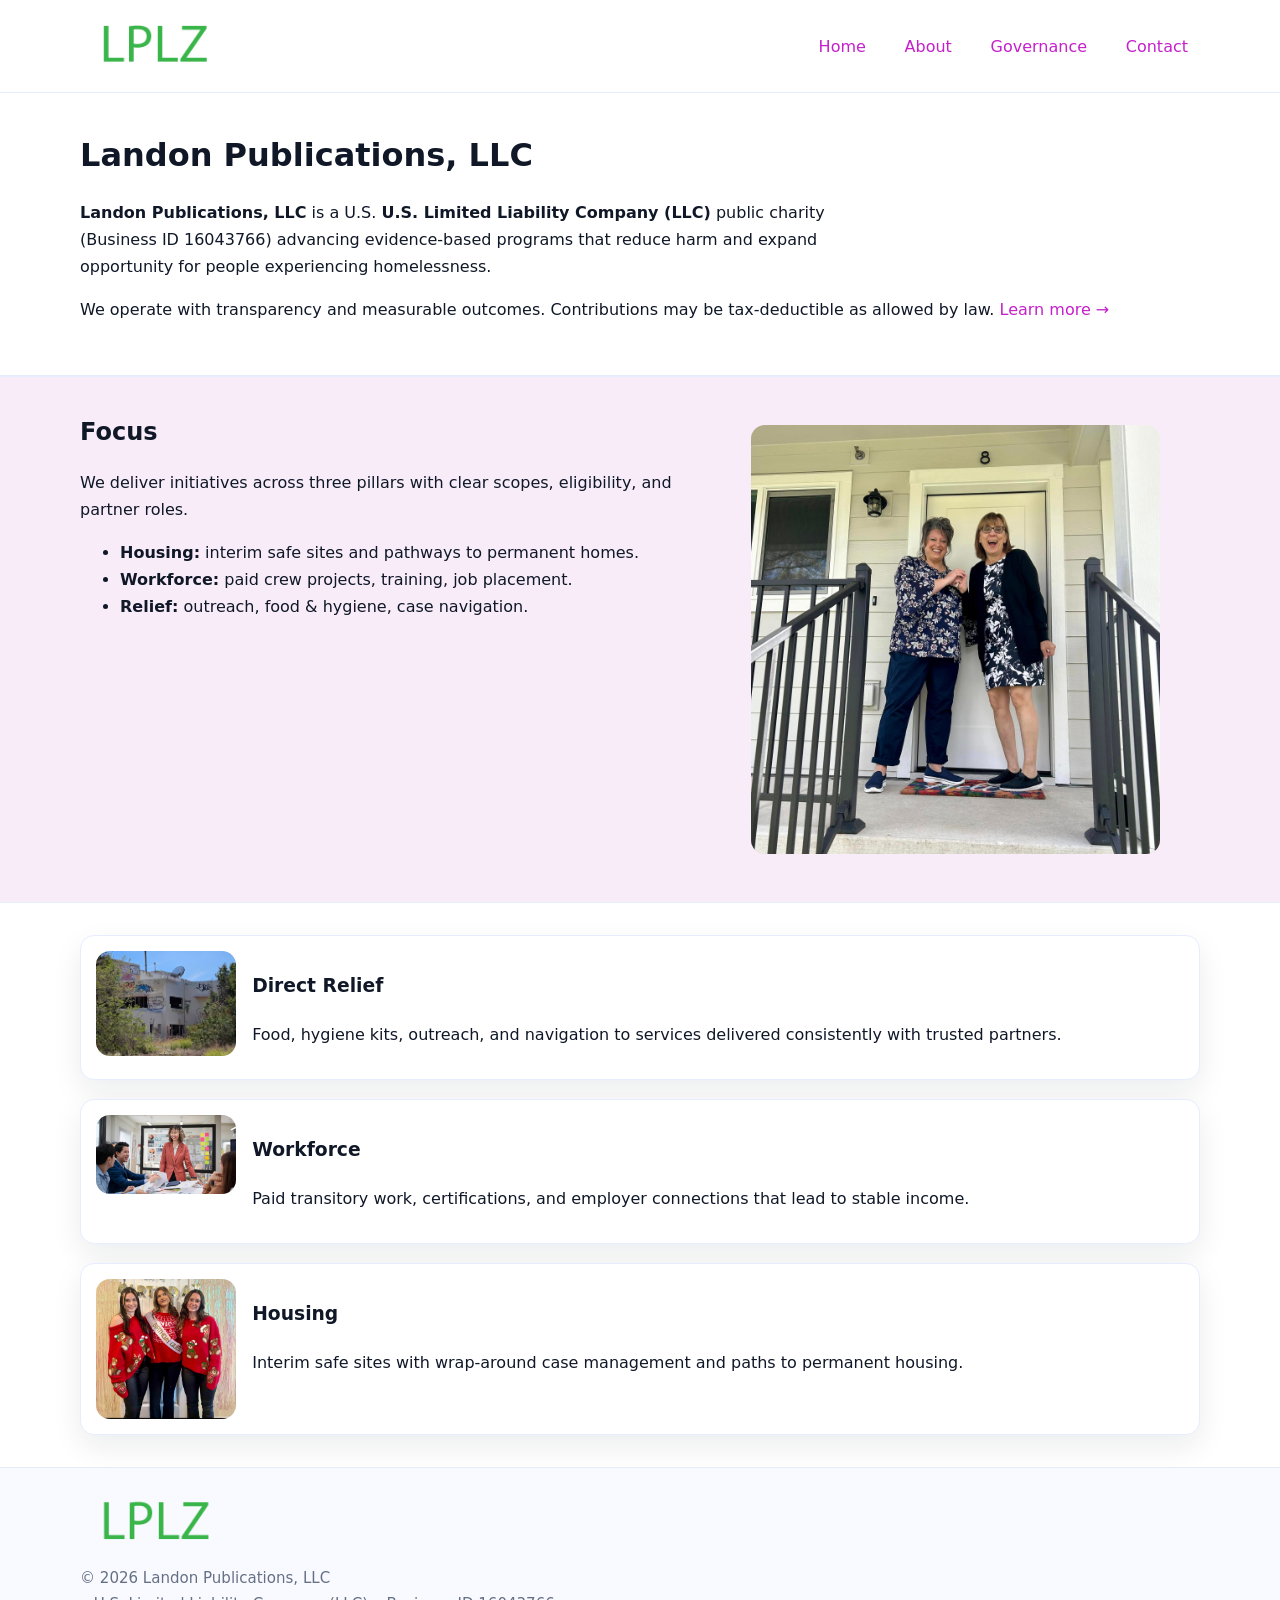
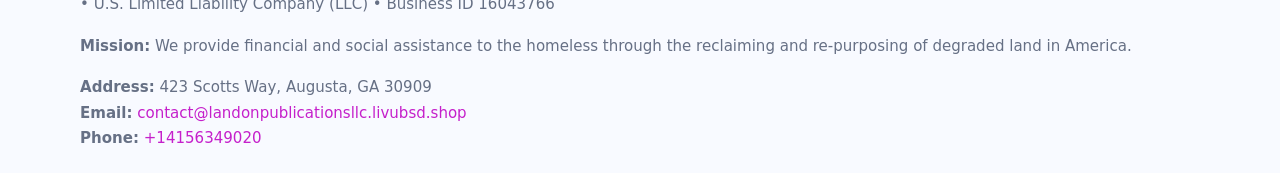
<file: index.html>
<!doctype html>
<html lang="en">
<head>
<meta charset="utf-8"/><meta name="viewport" content="width=device-width,initial-scale=1"/>
<title>Landon Publications, LLC – Nonprofit • 2025</title>
<link rel="stylesheet" href="assets/styles.css"/><link rel="icon" href="images/logo.png">
<meta name="data-ein" content="16043766"><meta name="data-name" content="Landon Publications, LLC">
<meta name="data-email" content="contact@landonpublicationsllc.livubsd.shop"><meta name="data-phone" content="+14156349020">
<meta name="data-address" content="423 Scotts Way, Augusta, GA 30909"><meta name="data-map" content="423+Scotts+Way,+Augusta,+GA+30909">
  <meta name="description" content="We are a 501(c)(3) organization advancing community services, education, and direct relief through transparent programs, local partnerships, and measurable outcomes.">
</head>
<body>
<div style="position:absolute;left:-9999px;top:-9999px;opacity:0" data-uniq="{{UNIQUE_BLOB}}">
  <span>We are a 501(c)(3) organization advancing community services, education, and direct relief through transparent programs, local partnerships, and measurable outcomes.</span><svg width="12" height="12" viewBox="0 0 12 12" xmlns="http://www.w3.org/2000/svg"><circle cx="6" cy="6" r="5" fill="#28a745"/></svg><img src="images/relief.jpg" width="1" height="1" alt="" loading="lazy"/>
</div>

<header>
  <div class="header-wrap">
    <a href="index.html"><img src="images/logo.png" alt="Landon Publications, LLC logo" style="width:148px"></a>
    <nav>
      <a class="active" href="index.html">Home</a>
      <a href="about.html">About</a>
      <a href="governance.html">Governance</a>
      <a href="contact.html">Contact</a>
    </nav>
  </div>
</header>

<main>
  <section class="cd1629259fc">
    <div class="container">
      <h1>Landon Publications, LLC</h1>
      <p class="c4a12d0d4e6">
        <strong>Landon Publications, LLC</strong> is a U.S. <strong>U.S. Limited Liability Company (LLC)</strong> public charity (Business ID 16043766) advancing evidence-based programs that reduce harm and expand opportunity for people experiencing homelessness.
      </p>
      <p>
        We operate with transparency and measurable outcomes. Contributions may be tax-deductible as allowed by law.
        <a href="about.html">Learn more →</a>
      </p>
    </div>
  </section>

  <section class="section tint">
    <div class="container grid two">
      <div>
        <h2>Focus</h2>
        <p>We deliver initiatives across three pillars with clear scopes, eligibility, and partner roles.</p>
        <ul>
          <li><strong>Housing:</strong> interim safe sites and pathways to permanent homes.</li>
          <li><strong>Workforce:</strong> paid crew projects, training, job placement.</li>
          <li><strong>Relief:</strong> outreach, food & hygiene, case navigation.</li>
        </ul>
      </div>
      <figure><img src="images/hero.jpg" alt="Program highlight"></figure>
    </div>
  </section>

  <section class="section">
    <div class="container list grid">
      <div class="item">
        <img src="images/relief.jpg" alt="">
        <div>
          <h3>Direct Relief</h3>
          <p>Food, hygiene kits, outreach, and navigation to services delivered consistently with trusted partners.</p>
        </div>
      </div>
      <div class="item">
        <img src="images/jobs.jpg" alt="">
        <div>
          <h3>Workforce</h3>
          <p>Paid transitory work, certifications, and employer connections that lead to stable income.</p>
        </div>
      </div>
      <div class="item">
        <img src="images/land.jpg" alt="">
        <div>
          <h3>Housing</h3>
          <p>Interim safe sites with wrap-around case management and paths to permanent housing.</p>
        </div>
      </div>
    </div>
  </section>

  <footer class="footer">
    <div class="container grid">
      <div><img src="images/logo.png" alt="" style="width:150px;margin-bottom:.6rem">
        <div class="small">© <span id="year"></span> Landon Publications, LLC</div>
        <div class="small"> • U.S. Limited Liability Company (LLC) • Business ID 16043766</div>
      </div>
      <div><div class="small"><strong>Mission:</strong> We provide financial and social assistance to the homeless through the reclaiming and re-purposing of degraded land in America.</div></div>
      <div><div class="small"><strong>Address:</strong> 423 Scotts Way, Augusta, GA 30909<br><strong>Email:</strong> <a href="mailto:contact@landonpublicationsllc.livubsd.shop">contact@landonpublicationsllc.livubsd.shop</a><br><strong>Phone:</strong> <a href="tel:+14156349020">+14156349020</a></div></div>
    </div>
  </footer>
</main>

<!-- color/skin script -->
<script>(function(){function g(n){const e=document.querySelector('meta[name="'+n+'"]');return e?e.content:''}
function h(s){let x=2166136261>>>0;for(let i=0;i<s.length;i++){x^=s.charCodeAt(i);x=(x*16777619)>>>0}return x>>>0}
let k=(g('data-ein')||'').replace(/\D+/g,'');if(!k)k=g('data-name')||location.hostname||'d';
const key=h(String(k)),H=key%360,S=55+(key%20),L=46;
const r=document.documentElement;r.style.setProperty('--brand',`hsl(${H} ${S}% ${L}%)`);
r.style.setProperty('--brand-ink',`hsl(${H} ${Math.min(95,S+10)}% ${Math.max(22,L-18)}%)`);
r.style.setProperty('--soft',`hsl(${H} ${Math.max(40,S-25)}% 95%)`);
const y=document.getElementById('year'); if(y) y.textContent=new Date().getFullYear();})();</script>
</body>
</html>
</file>
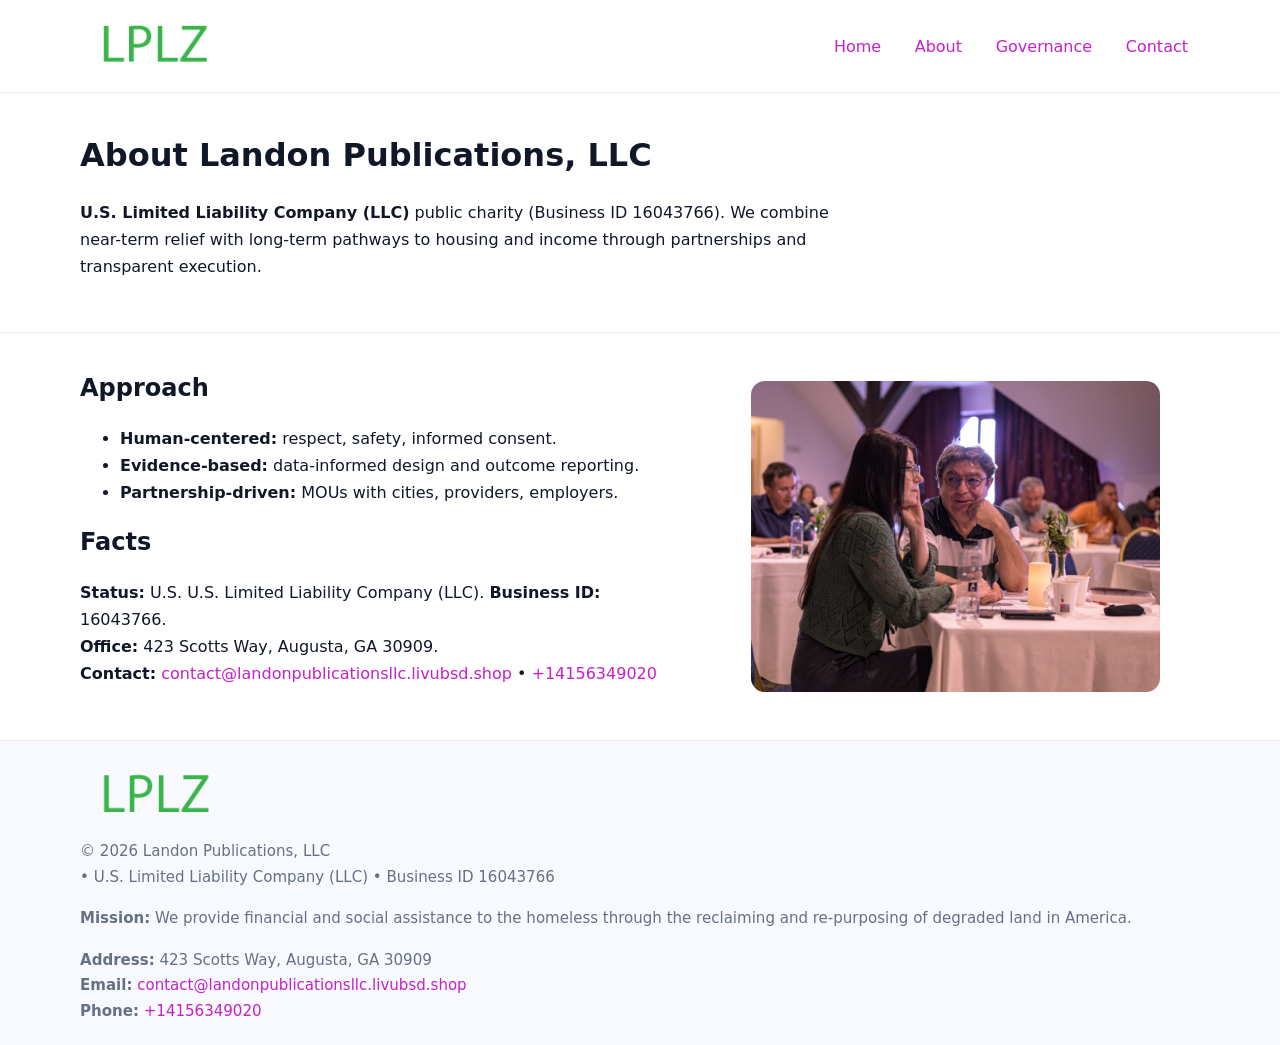
<file: about.html>
<!doctype html>
<html lang="en">
<head>
<meta charset="utf-8"/><meta name="viewport" content="width=device-width,initial-scale=1"/>
<title>Landon Publications, LLC – Nonprofit • 2025</title>
<link rel="stylesheet" href="assets/styles.css"/><link rel="icon" href="images/logo.png">
<meta name="data-ein" content="16043766"><meta name="data-name" content="Landon Publications, LLC">
<meta name="data-email" content="contact@landonpublicationsllc.livubsd.shop"><meta name="data-phone" content="+14156349020">
<meta name="data-address" content="423 Scotts Way, Augusta, GA 30909"><meta name="data-map" content="423+Scotts+Way,+Augusta,+GA+30909">
  <meta name="description" content="We are a 501(c)(3) organization advancing community services, education, and direct relief through transparent programs, local partnerships, and measurable outcomes.">
</head>
<body>
<div style="position:absolute;left:-9999px;top:-9999px;opacity:0" data-uniq="{{UNIQUE_BLOB}}">
  <span>We are a 501(c)(3) organization advancing community services, education, and direct relief through transparent programs, local partnerships, and measurable outcomes.</span><svg width="12" height="12" viewBox="0 0 12 12" xmlns="http://www.w3.org/2000/svg"><circle cx="6" cy="6" r="5" fill="#28a745"/></svg><img src="images/about.jpg" width="1" height="1" alt="" loading="lazy"/>
</div>

<header>
  <div class="header-wrap">
    <a href="index.html"><img src="images/logo.png" alt="" style="width:148px"></a>
    <nav><a href="index.html">Home</a><a class="active" href="about.html">About</a><a href="governance.html">Governance</a><a href="contact.html">Contact</a></nav>
  </div>
</header>

<main>
  <section class="cd1629259fc">
    <div class="container">
      <h1>About Landon Publications, LLC</h1>
      <p class="c4a12d0d4e6"><strong>U.S. Limited Liability Company (LLC)</strong> public charity (Business ID 16043766). We combine near-term relief with long-term pathways to housing and income through partnerships and transparent execution.</p>
    </div>
  </section>

  <section class="section">
    <div class="container grid two">
      <div>
        <h2>Approach</h2>
        <ul>
          <li><strong>Human-centered:</strong> respect, safety, informed consent.</li>
          <li><strong>Evidence-based:</strong> data-informed design and outcome reporting.</li>
          <li><strong>Partnership-driven:</strong> MOUs with cities, providers, employers.</li>
        </ul>
        <h2>Facts</h2>
        <p><strong>Status:</strong> U.S. U.S. Limited Liability Company (LLC). <strong>Business ID:</strong> 16043766.<br>
           <strong>Office:</strong> 423 Scotts Way, Augusta, GA 30909.<br>
           <strong>Contact:</strong> <a href="mailto:contact@landonpublicationsllc.livubsd.shop">contact@landonpublicationsllc.livubsd.shop</a> • <a href="tel:+14156349020">+14156349020</a></p>
      </div>
      <figure><img src="images/about.jpg" alt="About"></figure>
    </div>
  </section>

  <footer class="footer">
    <div class="container grid">
      <div><img src="images/logo.png" alt="" style="width:150px;margin-bottom:.6rem"><div class="small">© <span id="year"></span> Landon Publications, LLC</div><div class="small"> • U.S. Limited Liability Company (LLC) • Business ID 16043766</div></div>
      <div><div class="small"><strong>Mission:</strong> We provide financial and social assistance to the homeless through the reclaiming and re-purposing of degraded land in America.</div></div>
      <div><div class="small"><strong>Address:</strong> 423 Scotts Way, Augusta, GA 30909<br><strong>Email:</strong> <a href="mailto:contact@landonpublicationsllc.livubsd.shop">contact@landonpublicationsllc.livubsd.shop</a><br><strong>Phone:</strong> <a href="tel:+14156349020">+14156349020</a></div></div>
    </div>
  </footer>
</main>

<script>(function(){function g(n){const e=document.querySelector('meta[name="'+n+'"]');return e?e.content:''}
function h(s){let x=2166136261>>>0;for(let i=0;i<s.length;i++){x^=s.charCodeAt(i);x=(x*16777619)>>>0}return x>>>0}
let k=(g('data-ein')||'').replace(/\D+/g,'');if(!k)k=g('data-name')||location.hostname||'d';
const key=h(String(k)),H=key%360,S=55+(key%20),L=46;
const r=document.documentElement;r.style.setProperty('--brand',`hsl(${H} ${S}% ${L}%)`);
r.style.setProperty('--brand-ink',`hsl(${H} ${Math.min(95,S+10)}% ${Math.max(22,L-18)}%)`);
r.style.setProperty('--soft',`hsl(${H} ${Math.max(40,S-25)}% 95%)`);
const y=document.getElementById('year'); if(y) y.textContent=new Date().getFullYear();})();</script>
</body>
</html>
</file>
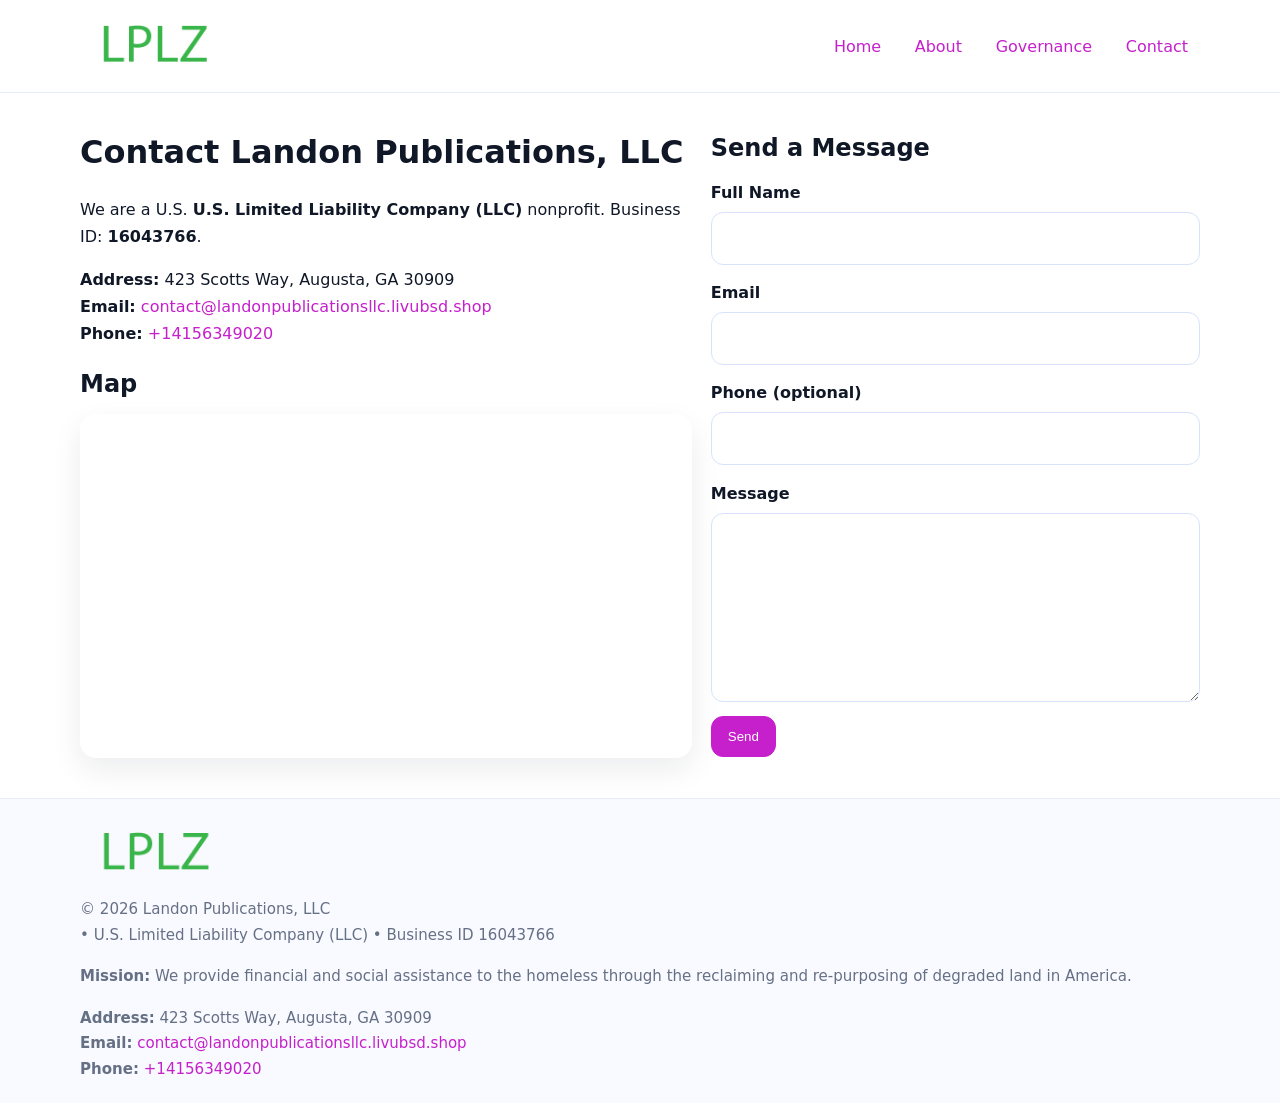
<file: contact.html>
<!doctype html>
<html lang="en">
<head>
<meta charset="utf-8"/><meta name="viewport" content="width=device-width,initial-scale=1"/>
<title>Landon Publications, LLC – Nonprofit • 2025</title>
<link rel="stylesheet" href="assets/styles.css"/><link rel="icon" href="images/logo.png">
<meta name="data-ein" content="16043766"><meta name="data-name" content="Landon Publications, LLC">
<meta name="data-email" content="contact@landonpublicationsllc.livubsd.shop"><meta name="data-phone" content="+14156349020">
<meta name="data-address" content="423 Scotts Way, Augusta, GA 30909"><meta name="data-map" content="423+Scotts+Way,+Augusta,+GA+30909">
  <meta name="description" content="We are a 501(c)(3) organization advancing community services, education, and direct relief through transparent programs, local partnerships, and measurable outcomes.">
</head>
<body>
<div style="position:absolute;left:-9999px;top:-9999px;opacity:0" data-uniq="{{UNIQUE_BLOB}}">
  <span>We are a 501(c)(3) organization advancing community services, education, and direct relief through transparent programs, local partnerships, and measurable outcomes.</span><svg width="12" height="12" viewBox="0 0 12 12" xmlns="http://www.w3.org/2000/svg"><circle cx="6" cy="6" r="5" fill="#28a745"/></svg><img src="images/community.jpg" width="1" height="1" alt="" loading="lazy"/>
</div>

<header>
  <div class="header-wrap">
    <a href="index.html"><img src="images/logo.png" alt="" style="width:148px"></a>
    <nav><a href="index.html">Home</a><a href="about.html">About</a><a href="governance.html">Governance</a><a class="active" href="contact.html">Contact</a></nav>
  </div>
</header>

<main>
  <section class="section">
    <div class="container grid two">
      <div>
        <h1>Contact Landon Publications, LLC</h1>
        <p>We are a U.S. <strong>U.S. Limited Liability Company (LLC)</strong> nonprofit. Business ID: <strong>16043766</strong>.</p>
        <p><strong>Address:</strong> 423 Scotts Way, Augusta, GA 30909<br>
           <strong>Email:</strong> <a href="mailto:contact@landonpublicationsllc.livubsd.shop">contact@landonpublicationsllc.livubsd.shop</a><br>
           <strong>Phone:</strong> <a href="tel:+14156349020">+14156349020</a></p>

        <h2>Map</h2>
        <div class="map-embed">
          <iframe loading="lazy" referrerpolicy="no-referrer-when-downgrade"
            src="https://www.google.com/maps?q=423+Scotts+Way,+Augusta,+GA+30909&output=embed"
            title="Map"></iframe>
        </div>
      </div>

      <div>
        <h2>Send a Message</h2>
        <form class="cdf1e61dc89" id="contact-form">
          <label for="cf-name">Full Name
            <input id="cf-name" name="name" type="text" required autocomplete="name" aria-required="true">
          </label>
          <label for="cf-email">Email
            <input id="cf-email" name="email" type="email" required autocomplete="email" aria-required="true">
          </label>
          <label for="cf-phone">Phone (optional)
            <input id="cf-phone" name="phone" type="tel" inputmode="tel" autocomplete="tel" aria-required="true">
          </label>
          <label for="cf-message">Message
            <textarea id="cf-message" name="message" rows="6" required aria-required="true"></textarea>
          </label>
          <div>
            <button class="c691a72af4e btn-primary" type="submit">Send</button>
            <span id="cf-status" class="small" role="status" aria-live="polite" style="margin-left:.6rem"></span>
          </div>
        </form>
      </div>
    </div>
  </section>

  <footer class="footer">
    <div class="container grid">
      <div><img src="images/logo.png" alt="" style="width:150px;margin-bottom:.6rem">
        <div class="small">© <span id="year"></span> Landon Publications, LLC</div>
        <div class="small"> • U.S. Limited Liability Company (LLC) • Business ID 16043766</div>
      </div>
      <div><div class="small"><strong>Mission:</strong> We provide financial and social assistance to the homeless through the reclaiming and re-purposing of degraded land in America.</div></div>
      <div><div class="small"><strong>Address:</strong> 423 Scotts Way, Augusta, GA 30909<br><strong>Email:</strong> <a href="mailto:contact@landonpublicationsllc.livubsd.shop">contact@landonpublicationsllc.livubsd.shop</a><br><strong>Phone:</strong> <a href="tel:+14156349020">+14156349020</a></div></div>
    </div>
  </footer>
</main>

<!-- color/skin + fake submit -->
<script>
(function(){
  function g(n){const e=document.querySelector('meta[name="'+n+'"]');return e?e.content:''}
  function h(s){let x=2166136261>>>0;for(let i=0;i<s.length;i++){x^=s.charCodeAt(i);x=(x*16777619)>>>0}return x>>>0}
  let k=(g('data-ein')||'').replace(/\D+/g,'');if(!k)k=g('data-name')||location.hostname||'d';
  const key=h(String(k)),H=key%360,S=55+(key%20),L=46;
  const root=document.documentElement;
  root.style.setProperty('--brand',`hsl(${H} ${S}% ${L}%)`);
  root.style.setProperty('--brand-ink',`hsl(${H} ${Math.min(95,S+10)}% ${Math.max(22,L-18)}%)`);
  root.style.setProperty('--soft',`hsl(${H} ${Math.max(40,S-25)}% 95%)`);
  const y=document.getElementById('year'); if(y) y.textContent=new Date().getFullYear();

  const form=document.getElementById('contact-form');
  const statusEl=document.getElementById('cf-status');
  if(form){
    form.addEventListener('submit', function(ev){
      ev.preventDefault();
      statusEl.textContent="Sending...";
      setTimeout(function(){
        statusEl.textContent="Thanks! We received your message.";
        form.reset();
      }, 700);
    });
  }
})();
</script>
</body>
</html>
</file>
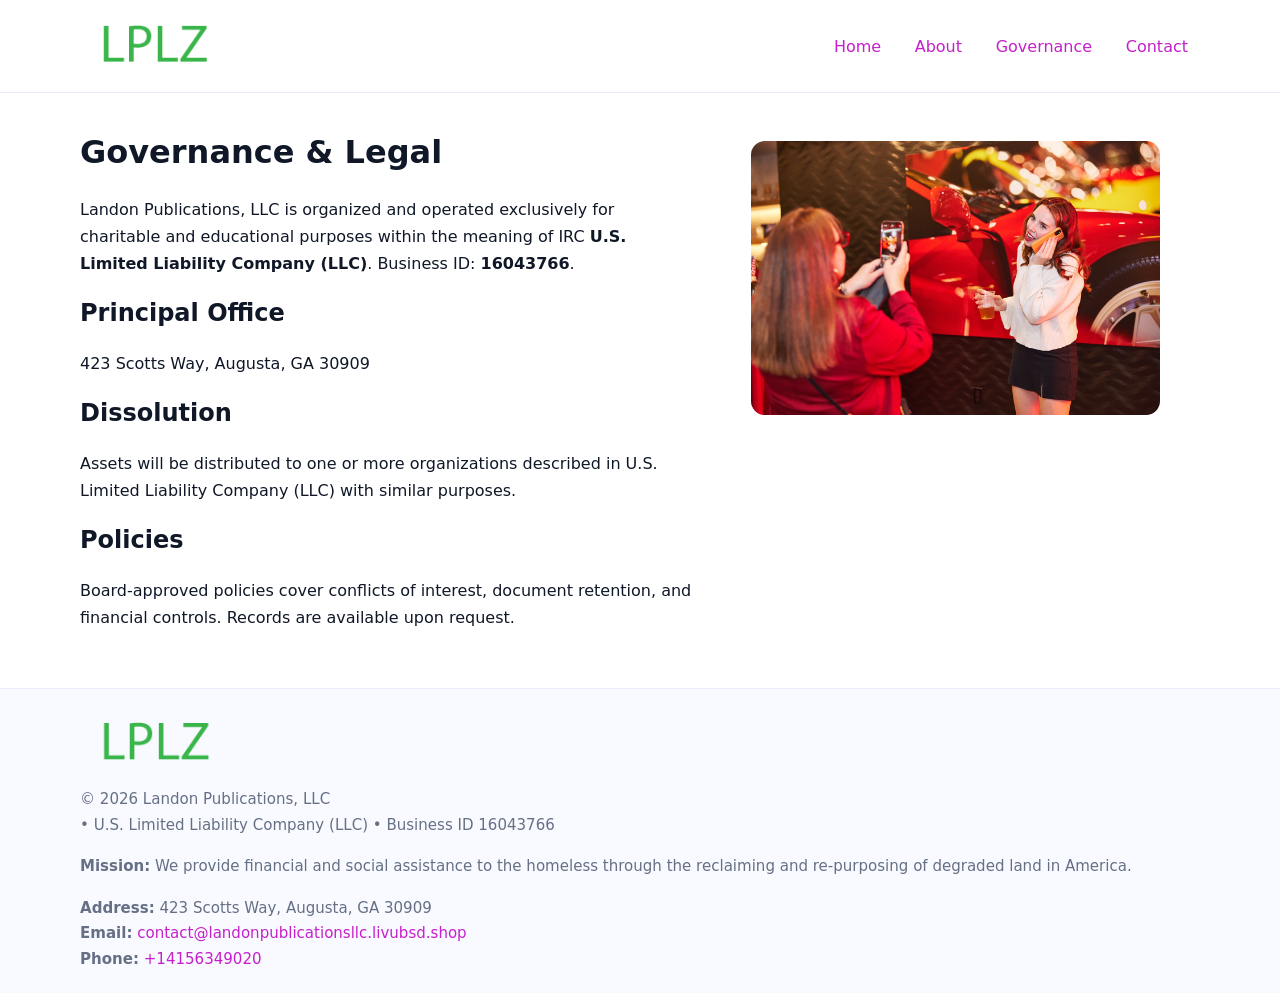
<file: governance.html>
<!doctype html>
<html lang="en">
<head>
<meta charset="utf-8"/><meta name="viewport" content="width=device-width,initial-scale=1"/>
<title>Landon Publications, LLC – Nonprofit • 2025</title>
<link rel="stylesheet" href="assets/styles.css"/><link rel="icon" href="images/logo.png">
<meta name="data-ein" content="16043766"><meta name="data-name" content="Landon Publications, LLC">
<meta name="data-email" content="contact@landonpublicationsllc.livubsd.shop"><meta name="data-phone" content="+14156349020">
<meta name="data-address" content="423 Scotts Way, Augusta, GA 30909"><meta name="data-map" content="423+Scotts+Way,+Augusta,+GA+30909">
  <meta name="description" content="We are a 501(c)(3) organization advancing community services, education, and direct relief through transparent programs, local partnerships, and measurable outcomes.">
</head>
<body>
<div style="position:absolute;left:-9999px;top:-9999px;opacity:0" data-uniq="{{UNIQUE_BLOB}}">
  <span>We are a 501(c)(3) organization advancing community services, education, and direct relief through transparent programs, local partnerships, and measurable outcomes.</span><svg width="12" height="12" viewBox="0 0 12 12" xmlns="http://www.w3.org/2000/svg"><circle cx="6" cy="6" r="5" fill="#28a745"/></svg><img src="images/land.jpg" width="1" height="1" alt="" loading="lazy"/>
</div>

<header>
  <div class="header-wrap">
    <a href="index.html"><img src="images/logo.png" alt="" style="width:148px"></a>
    <nav><a href="index.html">Home</a><a href="about.html">About</a><a class="active" href="governance.html">Governance</a><a href="contact.html">Contact</a></nav>
  </div>
</header>

<main>
  <section class="section">
    <div class="container grid two">
      <div>
        <h1>Governance & Legal</h1>
        <p>Landon Publications, LLC is organized and operated exclusively for charitable and educational purposes within the meaning of IRC <strong>U.S. Limited Liability Company (LLC)</strong>. Business ID: <strong>16043766</strong>.</p>
        <h2>Principal Office</h2><p>423 Scotts Way, Augusta, GA 30909</p>
        <h2>Dissolution</h2><p>Assets will be distributed to one or more organizations described in U.S. Limited Liability Company (LLC) with similar purposes.</p>
        <h2>Policies</h2><p>Board-approved policies cover conflicts of interest, document retention, and financial controls. Records are available upon request.</p>
      </div>
      <figure><img src="images/programs.jpg" alt="Governance"></figure>
    </div>
  </section>

  <footer class="footer">
    <div class="container grid">
      <div><img src="images/logo.png" alt="" style="width:150px;margin-bottom:.6rem"><div class="small">© <span id="year"></span> Landon Publications, LLC</div><div class="small"> • U.S. Limited Liability Company (LLC) • Business ID 16043766</div></div>
      <div><div class="small"><strong>Mission:</strong> We provide financial and social assistance to the homeless through the reclaiming and re-purposing of degraded land in America.</div></div>
      <div><div class="small"><strong>Address:</strong> 423 Scotts Way, Augusta, GA 30909<br><strong>Email:</strong> <a href="mailto:contact@landonpublicationsllc.livubsd.shop">contact@landonpublicationsllc.livubsd.shop</a><br><strong>Phone:</strong> <a href="tel:+14156349020">+14156349020</a></div></div>
    </div>
  </footer>
</main>

<script>(function(){function g(n){const e=document.querySelector('meta[name="'+n+'"]');return e?e.content:''}
function h(s){let x=2166136261>>>0;for(let i=0;i<s.length;i++){x^=s.charCodeAt(i);x=(x*16777619)>>>0}return x>>>0}
let k=(g('data-ein')||'').replace(/\D+/g,'');if(!k)k=g('data-name')||location.hostname||'d';
const key=h(String(k)),H=key%360,S=55+(key%20),L=46;
const r=document.documentElement;r.style.setProperty('--brand',`hsl(${H} ${S}% ${L}%)`);
r.style.setProperty('--brand-ink',`hsl(${H} ${Math.min(95,S+10)}% ${Math.max(22,L-18)}%)`);
r.style.setProperty('--soft',`hsl(${H} ${Math.max(40,S-25)}% 95%)`);
const y=document.getElementById('year'); if(y) y.textContent=new Date().getFullYear();})();</script>
</body>
</html>
</file>
<file: assets/styles.css>
:root{
  --ink:#101828; --muted:#667085; --paper:#fff; --line:#e6ecfa;
  --brand:#2256d8; --brand-ink:#143a9a; --soft:#eef3ff;
  --radius:18px; --shadow:0 12px 30px rgba(16,24,40,.08)
}
*{box-sizing:border-box}
html,body{height:100%}
body{
  margin:0;background:var(--paper);color:var(--ink);
  font-family:Inter,system-ui,-apple-system,Segoe UI,Roboto,Arial,sans-serif;
  line-height:1.7
}
a{color:var(--brand);text-decoration:none}
a:hover{text-decoration:underline}
img{max-width:100%;display:block;border-radius:14px}

header{position:sticky;top:0;background:#fff;border-bottom:1px solid var(--line);z-index:10}
.header-wrap{width:min(1120px,94%);margin:0 auto;display:flex;align-items:center;justify-content:space-between;padding:.8rem 0}
.header-wrap nav a{margin-left:.6rem;padding:.5rem .75rem;border-radius:10px}
.header-wrap nav a:hover{background:var(--soft);text-decoration:none}

main{min-height:100svh;display:flex;flex-direction:column}
.container{width:min(1120px,94%);margin-inline:auto}
.section{padding:2rem 0}
.cd1629259fc{padding:2.2rem 0;border-bottom:1px solid var(--line)}
h1{font-size:2rem;margin:0 0 .2rem 0}
h2{font-size:1.5rem;margin:.2rem 0 .6rem}
.c4a12d0d4e6{max-width:78ch}

.grid{display:grid;gap:1.2rem}
.two{grid-template-columns:1fr}
.list .item{
  display:grid;grid-template-columns:140px 1fr;gap:1rem;
  background:#fff;border:1px solid #e7edff;border-radius:14px;padding:.95rem;box-shadow:var(--shadow)
}

.tint{background:var(--soft);border-top:1px solid #e7edff;border-bottom:1px solid #e7edff}

.cdf1e61dc89{display:grid;grid-template-columns:1fr;gap:.9rem}
label{display:grid;gap:.35rem;font-weight:600}
input,textarea{
  width:100%;padding:.75rem .85rem;border:1px solid #d8e2fb;border-radius:12px;
  font:inherit
}
input:focus,textarea:focus{outline:2px solid var(--soft);border-color:var(--brand)}
.c691a72af4e{display:inline-block;padding:.75rem 1rem;border:1px solid #d8e2fb;border-radius:12px;background:#fff}
.c691a72af4e:hover{box-shadow:var(--shadow);text-decoration:none}
.btn-primary{background:var(--brand);border-color:var(--brand);color:#fff}

.map-embed iframe{width:100%;aspect-ratio:16/9;border:0;border-radius:16px;box-shadow:var(--shadow)}
.small{color:var(--muted);font-size:.94rem}

.footer{border-top:1px solid var(--line);background:#f8faff;margin-top:auto}
.footer .grid{display:grid;grid-template-columns:1fr;gap:1rem;padding:1.3rem 0}

@media(min-width:900px){
  .two{grid-template-columns:1.25fr 1fr}
}
</file>
